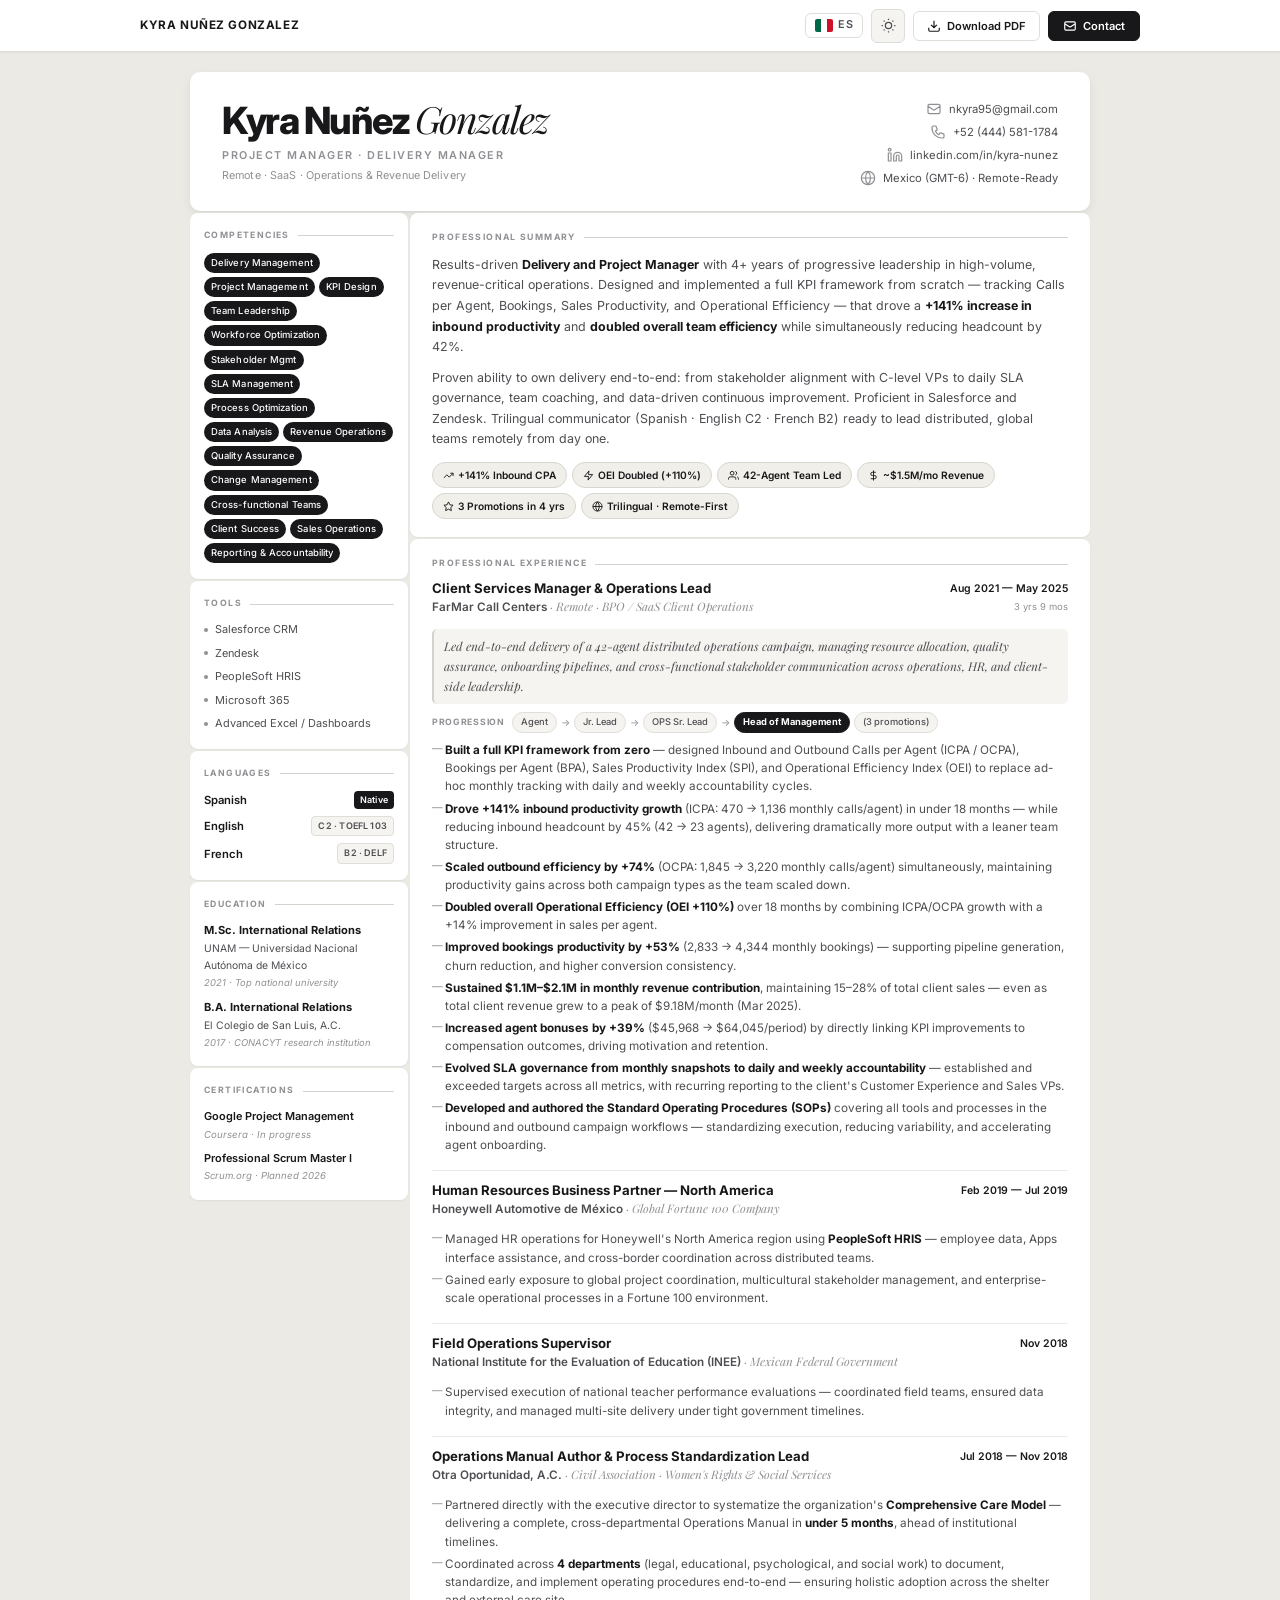
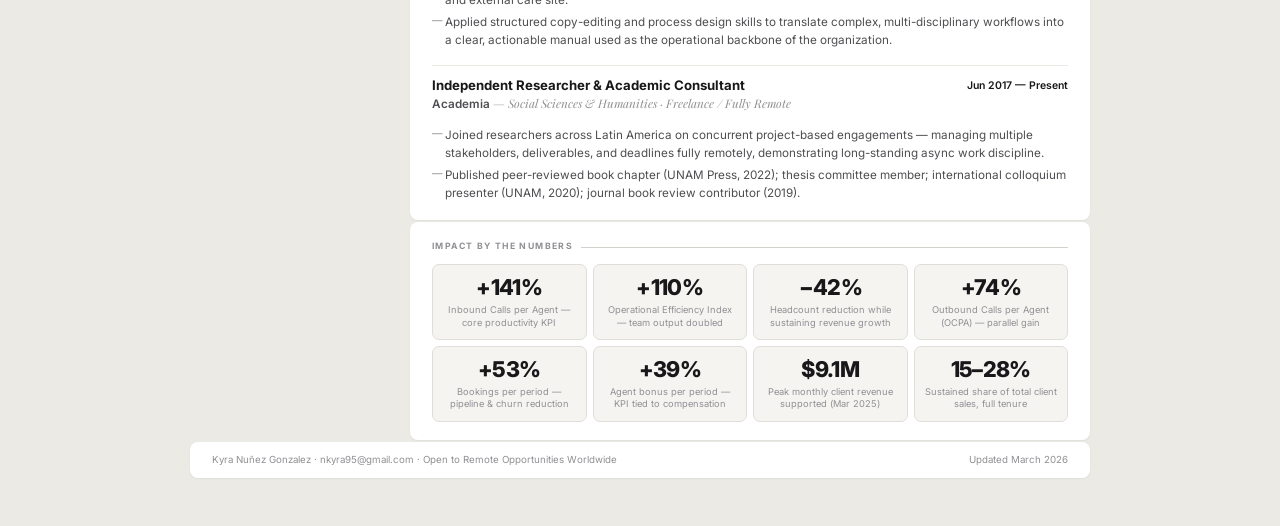
<file: index.html>
<!DOCTYPE html>
<html lang="en" data-theme="light">
<head>
  <meta charset="UTF-8" />
  <meta name="viewport" content="width=device-width, initial-scale=1.0" />
  <title>Kyra Nuñez Gonzalez — Project Manager | Delivery Manager</title>
  <link rel="preconnect" href="https://fonts.googleapis.com" />
  <link rel="preconnect" href="https://fonts.gstatic.com" crossorigin />
  <link href="https://fonts.googleapis.com/css2?family=Inter:wght@300;400;500;600;700;800&family=Playfair+Display:ital@1&display=swap" rel="stylesheet" />
  <link rel="stylesheet" href="style.css" />
</head>
<body>

  <!-- TOOLBAR -->
  <div class="toolbar no-print">
    <div class="toolbar-inner">
      <span class="toolbar-brand">Kyra Nuñez Gonzalez</span>
      <div class="toolbar-actions">
        <a class="lang-switch no-print" href="index-es.html" title="Ver en español">
          <svg width="18" height="13" viewBox="0 0 18 13" style="border-radius:2px;display:block"><rect width="6" height="13" fill="#006847"/><rect x="6" width="6" height="13" fill="#FFFFFF"/><rect x="12" width="6" height="13" fill="#CE1126"/></svg>
          <span>ES</span>
        </a>
        <button class="btn-icon" id="themeToggle" title="Toggle dark mode" aria-label="Toggle dark mode">
          <svg id="iconSun" width="15" height="15" fill="none" viewBox="0 0 24 24" stroke="currentColor" stroke-width="2"><circle cx="12" cy="12" r="5"/><path d="M12 1v2M12 21v2M4.22 4.22l1.42 1.42M18.36 18.36l1.42 1.42M1 12h2M21 12h2M4.22 19.78l1.42-1.42M18.36 5.64l1.42-1.42"/></svg>
          <svg id="iconMoon" width="15" height="15" fill="none" viewBox="0 0 24 24" stroke="currentColor" stroke-width="2" style="display:none"><path d="M21 12.79A9 9 0 1111.21 3 7 7 0 0021 12.79z"/></svg>
        </button>
        <button class="btn-outline no-print" onclick="window.print()">
          <svg width="14" height="14" fill="none" viewBox="0 0 24 24" stroke="currentColor" stroke-width="2"><path d="M21 15v4a2 2 0 01-2 2H5a2 2 0 01-2-2v-4M7 10l5 5 5-5M12 15V3"/></svg>
          Download PDF
        </button>
        <button class="btn-primary no-print" onclick="copyEmail()">
          <svg width="14" height="14" fill="none" viewBox="0 0 24 24" stroke="currentColor" stroke-width="2"><path d="M3 8l7.89 5.26a2 2 0 002.22 0L21 8M5 19h14a2 2 0 002-2V7a2 2 0 00-2-2H5a2 2 0 00-2 2v10a2 2 0 002 2z"/></svg>
          Contact
        </button>
      </div>
    </div>
  </div>

  <div class="cv-page-wrapper">
    <div class="cv-page">

      <!-- ══ HEADER ══ -->
      <header class="cv-header">
        <div class="header-left">
          <h1 class="name">Kyra Nuñez <span class="name-serif">Gonzalez</span></h1>
          <p class="title">Project Manager · Delivery Manager</p>
          <p class="subtitle">Remote · SaaS · Operations &amp; Revenue Delivery</p>
        </div>
        <div class="header-right">
          <div class="contact-grid">
            <a href="mailto:nkyra95@gmail.com" class="contact-item">
              <svg class="ci-icon" fill="none" viewBox="0 0 24 24" stroke="currentColor" stroke-width="1.8"><path stroke-linecap="round" stroke-linejoin="round" d="M3 8l7.89 5.26a2 2 0 002.22 0L21 8M5 19h14a2 2 0 002-2V7a2 2 0 00-2-2H5a2 2 0 00-2 2v10a2 2 0 002 2z"/></svg>
              nkyra95@gmail.com
            </a>
            <a href="tel:+524445811784" class="contact-item">
              <svg class="ci-icon" fill="none" viewBox="0 0 24 24" stroke="currentColor" stroke-width="1.8"><path stroke-linecap="round" stroke-linejoin="round" d="M3 5a2 2 0 012-2h3.28a1 1 0 01.948.684l1.498 4.493a1 1 0 01-.502 1.21l-2.257 1.13a11.042 11.042 0 005.516 5.516l1.13-2.257a1 1 0 011.21-.502l4.493 1.498a1 1 0 01.684.949V19a2 2 0 01-2 2h-1C9.716 21 3 14.284 3 6V5z"/></svg>
              +52 (444) 581-1784
            </a>
            <a href="https://www.linkedin.com/in/kyra-n%C3%BA%C3%B1ez-gonz%C3%A1lez-5ab822146/" target="_blank" class="contact-item">
              <svg class="ci-icon" fill="none" viewBox="0 0 24 24" stroke="currentColor" stroke-width="1.8"><path stroke-linecap="round" stroke-linejoin="round" d="M16 8a6 6 0 016 6v7h-4v-7a2 2 0 00-2-2 2 2 0 00-2 2v7h-4v-7a6 6 0 016-6zM2 9h4v12H2z"/><circle cx="4" cy="4" r="2" stroke="currentColor" stroke-width="1.8"/></svg>
              linkedin.com/in/kyra-nunez
            </a>
            <div class="contact-item">
              <svg class="ci-icon" fill="none" viewBox="0 0 24 24" stroke="currentColor" stroke-width="1.8"><circle cx="12" cy="12" r="10"/><path d="M2 12h20M12 2a15.3 15.3 0 010 20M12 2a15.3 15.3 0 000 20"/></svg>
              Mexico (GMT-6) · Remote-Ready
            </div>
          </div>
        </div>
      </header>

      <!-- ══ BODY ══ -->
      <div class="cv-body">

        <!-- ─── SIDEBAR ─── -->
        <aside class="cv-sidebar">

          <div class="sidebar-card">
            <h2 class="section-heading">Competencies</h2>
            <div class="tag-grid">
              <span class="tag">Delivery Management</span>
              <span class="tag">Project Management</span>
              <span class="tag">KPI Design</span>
              <span class="tag">Team Leadership</span>
              <span class="tag">Workforce Optimization</span>
              <span class="tag">Stakeholder Mgmt</span>
              <span class="tag">SLA Management</span>
              <span class="tag">Process Optimization</span>
              <span class="tag">Data Analysis</span>
              <span class="tag">Revenue Operations</span>
              <span class="tag">Quality Assurance</span>
              <span class="tag">Change Management</span>
              <span class="tag">Cross-functional Teams</span>
              <span class="tag">Client Success</span>
              <span class="tag">Sales Operations</span>
              <span class="tag">Reporting &amp; Accountability</span>
            </div>
          </div>

          <div class="sidebar-card">
            <h2 class="section-heading">Tools</h2>
            <ul class="tool-list">
              <li class="tool-row"><span class="tool-dot"></span>Salesforce CRM</li>
              <li class="tool-row"><span class="tool-dot"></span>Zendesk</li>
              <li class="tool-row"><span class="tool-dot"></span>PeopleSoft HRIS</li>
              <li class="tool-row"><span class="tool-dot"></span>Microsoft 365</li>
              <li class="tool-row"><span class="tool-dot"></span>Advanced Excel / Dashboards</li>
            </ul>
          </div>

          <div class="sidebar-card">
            <h2 class="section-heading">Languages</h2>
            <ul class="lang-list">
              <li class="lang-row">
                <span class="lang-name">Spanish</span>
                <span class="lang-badge badge-native">Native</span>
              </li>
              <li class="lang-row">
                <span class="lang-name">English</span>
                <span class="lang-badge badge-c2">C2 · TOEFL 103</span>
              </li>
              <li class="lang-row">
                <span class="lang-name">French</span>
                <span class="lang-badge badge-b2">B2 · DELF</span>
              </li>
            </ul>
          </div>

          <div class="sidebar-card">
            <h2 class="section-heading">Education</h2>
            <ul class="edu-list">
              <li>
                <p class="edu-degree">M.Sc. International Relations</p>
                <p class="edu-school">UNAM — Universidad Nacional Autónoma de México</p>
                <p class="edu-year">2021 · Top national university</p>
              </li>
              <li>
                <p class="edu-degree">B.A. International Relations</p>
                <p class="edu-school">El Colegio de San Luis, A.C.</p>
                <p class="edu-year">2017 · CONACYT research institution</p>
              </li>
            </ul>
          </div>

          <div class="sidebar-card">
            <h2 class="section-heading">Certifications</h2>
            <ul class="cert-list">
              <li>
                <p class="cert-name">Google Project Management</p>
                <p class="cert-sub">Coursera · In progress</p>
              </li>
              <li>
                <p class="cert-name">Professional Scrum Master I</p>
                <p class="cert-sub">Scrum.org · Planned 2026</p>
              </li>
            </ul>
          </div>

        </aside>

        <!-- ─── MAIN ─── -->
        <main class="cv-main">

          <!-- SUMMARY -->
          <div class="main-card">
            <h2 class="section-heading">Professional Summary</h2>
            <p class="summary-text">
              Results-driven <strong>Delivery and Project Manager</strong> with 4+ years of progressive leadership in high-volume, revenue-critical operations. Designed and implemented a full KPI framework from scratch — tracking Calls per Agent, Bookings, Sales Productivity, and Operational Efficiency — that drove a <strong>+141% increase in inbound productivity</strong> and <strong>doubled overall team efficiency</strong> while simultaneously reducing headcount by 42%.
            </p>
            <p class="summary-text">
              Proven ability to own delivery end-to-end: from stakeholder alignment with C-level VPs to daily SLA governance, team coaching, and data-driven continuous improvement. Proficient in Salesforce and Zendesk. Trilingual communicator (Spanish · English C2 · French B2) ready to lead distributed, global teams remotely from day one.
            </p>
            <div class="chips">
              <span class="chip"><svg class="chip-icon" fill="none" viewBox="0 0 24 24" stroke="currentColor" stroke-width="2"><polyline points="22 7 13.5 15.5 8.5 10.5 2 17"/><polyline points="16 7 22 7 22 13"/></svg>+141% Inbound CPA</span>
              <span class="chip"><svg class="chip-icon" fill="none" viewBox="0 0 24 24" stroke="currentColor" stroke-width="2"><polygon points="13 2 3 14 12 14 11 22 21 10 12 10 13 2"/></svg>OEI Doubled (+110%)</span>
              <span class="chip"><svg class="chip-icon" fill="none" viewBox="0 0 24 24" stroke="currentColor" stroke-width="2"><path d="M17 21v-2a4 4 0 0 0-4-4H5a4 4 0 0 0-4 4v2"/><circle cx="9" cy="7" r="4"/><path d="M23 21v-2a4 4 0 0 0-3-3.87"/><path d="M16 3.13a4 4 0 0 1 0 7.75"/></svg>42-Agent Team Led</span>
              <span class="chip"><svg class="chip-icon" fill="none" viewBox="0 0 24 24" stroke="currentColor" stroke-width="2"><line x1="12" y1="1" x2="12" y2="23"/><path d="M17 5H9.5a3.5 3.5 0 0 0 0 7h5a3.5 3.5 0 0 1 0 7H6"/></svg>~$1.5M/mo Revenue</span>
              <span class="chip"><svg class="chip-icon" fill="none" viewBox="0 0 24 24" stroke="currentColor" stroke-width="2"><path d="M12 2l3.09 6.26L22 9.27l-5 4.87 1.18 6.88L12 17.77l-6.18 3.25L7 14.14 2 9.27l6.91-1.01L12 2z"/></svg>3 Promotions in 4 yrs</span>
              <span class="chip"><svg class="chip-icon" fill="none" viewBox="0 0 24 24" stroke="currentColor" stroke-width="2"><circle cx="12" cy="12" r="10"/><line x1="2" y1="12" x2="22" y2="12"/><path d="M12 2a15.3 15.3 0 0 1 4 10 15.3 15.3 0 0 1-4 10 15.3 15.3 0 0 1-4-10 15.3 15.3 0 0 1 4-10z"/></svg>Trilingual · Remote-First</span>
            </div>
          </div>

          <!-- EXPERIENCE -->
          <div class="main-card">
            <h2 class="section-heading">Professional Experience</h2>

            <!-- FarMar -->
            <div class="job">
              <div class="job-header">
                <div>
                  <h3 class="job-title">Client Services Manager &amp; Operations Lead</h3>
                  <p class="job-company"><strong>FarMar Call Centers</strong> · Remote · BPO / SaaS Client Operations</p>
                </div>
                <div class="job-meta">
                  <span class="job-dates">Aug 2021 — May 2025</span>
                  <span class="job-tenure">3 yrs 9 mos</span>
                </div>
              </div>
              <p class="job-overview">Led end-to-end delivery of a 42-agent distributed operations campaign, managing resource allocation, quality assurance, onboarding pipelines, and cross-functional stakeholder communication across operations, HR, and client-side leadership.</p>
              <div class="job-progression">
                <span class="prog-label">Progression</span>
                <span class="prog-step">Agent</span><span class="prog-arrow">→</span>
                <span class="prog-step">Jr. Lead</span><span class="prog-arrow">→</span>
                <span class="prog-step">OPS Sr. Lead</span><span class="prog-arrow">→</span>
                <span class="prog-step final">Head of Management</span>
                <span class="prog-step">(3 promotions)</span>
              </div>
              <ul class="job-bullets">
                <li><strong>Built a full KPI framework from zero</strong> — designed Inbound and Outbound Calls per Agent (ICPA / OCPA), Bookings per Agent (BPA), Sales Productivity Index (SPI), and Operational Efficiency Index (OEI) to replace ad-hoc monthly tracking with daily and weekly accountability cycles.</li>
                <li><strong>Drove +141% inbound productivity growth</strong> (ICPA: 470 → 1,136 monthly calls/agent) in under 18 months — while reducing inbound headcount by 45% (42 → 23 agents), delivering dramatically more output with a leaner team structure.</li>
                <li><strong>Scaled outbound efficiency by +74%</strong> (OCPA: 1,845 → 3,220 monthly calls/agent) simultaneously, maintaining productivity gains across both campaign types as the team scaled down.</li>
                <li><strong>Doubled overall Operational Efficiency (OEI +110%)</strong> over 18 months by combining ICPA/OCPA growth with a +14% improvement in sales per agent.</li>
                <li><strong>Improved bookings productivity by +53%</strong> (2,833 → 4,344 monthly bookings) — supporting pipeline generation, churn reduction, and higher conversion consistency.</li>
                <li><strong>Sustained $1.1M–$2.1M in monthly revenue contribution</strong>, maintaining 15–28% of total client sales — even as total client revenue grew to a peak of $9.18M/month (Mar 2025).</li>
                <li><strong>Increased agent bonuses by +39%</strong> ($45,968 → $64,045/period) by directly linking KPI improvements to compensation outcomes, driving motivation and retention.</li>
                <li><strong>Evolved SLA governance from monthly snapshots to daily and weekly accountability</strong> — established and exceeded targets across all metrics, with recurring reporting to the client's Customer Experience and Sales VPs.</li>
                <li><strong>Developed and authored the Standard Operating Procedures (SOPs)</strong> covering all tools and processes in the inbound and outbound campaign workflows — standardizing execution, reducing variability, and accelerating agent onboarding.</li>
              </ul>
            </div>

            <div class="job-divider"></div>

            <!-- Honeywell -->
            <div class="job">
              <div class="job-header">
                <div>
                  <h3 class="job-title">Human Resources Business Partner — North America</h3>
                  <p class="job-company"><strong>Honeywell Automotive de México</strong> · Global Fortune 100 Company</p>
                </div>
                <div class="job-meta">
                  <span class="job-dates">Feb 2019 — Jul 2019</span>
                </div>
              </div>
              <ul class="job-bullets">
                <li>Managed HR operations for Honeywell's North America region using <strong>PeopleSoft HRIS</strong> — employee data, Apps interface assistance, and cross-border coordination across distributed teams.</li>
                <li>Gained early exposure to global project coordination, multicultural stakeholder management, and enterprise-scale operational processes in a Fortune 100 environment.</li>
              </ul>
            </div>

            <div class="job-divider"></div>

            <!-- INEE -->
            <div class="job">
              <div class="job-header">
                <div>
                  <h3 class="job-title">Field Operations Supervisor</h3>
                  <p class="job-company"><strong>National Institute for the Evaluation of Education (INEE)</strong> · Mexican Federal Government</p>
                </div>
                <div class="job-meta">
                  <span class="job-dates">Nov 2018</span>
                </div>
              </div>
              <ul class="job-bullets">
                <li>Supervised execution of national teacher performance evaluations — coordinated field teams, ensured data integrity, and managed multi-site delivery under tight government timelines.</li>
              </ul>
            </div>

            <div class="job-divider"></div>

            <!-- Otra Oportunidad -->
            <div class="job">
              <div class="job-header">
                <div>
                  <h3 class="job-title">Operations Manual Author &amp; Process Standardization Lead</h3>
                  <p class="job-company"><strong>Otra Oportunidad, A.C.</strong> · Civil Association · Women's Rights &amp; Social Services</p>
                </div>
                <div class="job-meta">
                  <span class="job-dates">Jul 2018 — Nov 2018</span>
                </div>
              </div>
              <ul class="job-bullets">
                <li>Partnered directly with the executive director to systematize the organization's <strong>Comprehensive Care Model</strong> — delivering a complete, cross-departmental Operations Manual in <strong>under 5 months</strong>, ahead of institutional timelines.</li>
                <li>Coordinated across <strong>4 departments</strong> (legal, educational, psychological, and social work) to document, standardize, and implement operating procedures end-to-end — ensuring holistic adoption across the shelter and external care site.</li>
                <li>Applied structured copy-editing and process design skills to translate complex, multi-disciplinary workflows into a clear, actionable manual used as the operational backbone of the organization.</li>
              </ul>
            </div>

            <div class="job-divider"></div>

            <!-- Academia -->
            <div class="job">
              <div class="job-header">
                <div>
                  <h3 class="job-title">Independent Researcher &amp; Academic Consultant</h3>
                  <p class="job-company"><strong>Academia</strong> — Social Sciences &amp; Humanities · Freelance / Fully Remote</p>
                </div>
                <div class="job-meta">
                  <span class="job-dates">Jun 2017 — Present</span>
                </div>
              </div>
              <ul class="job-bullets">
                <li>Joined researchers across Latin America on concurrent project-based engagements — managing multiple stakeholders, deliverables, and deadlines fully remotely, demonstrating long-standing async work discipline.</li>
                <li>Published peer-reviewed book chapter (UNAM Press, 2022); thesis committee member; international colloquium presenter (UNAM, 2020); journal book review contributor (2019).</li>
              </ul>
            </div>

          </div>

          <!-- ACHIEVEMENTS -->
          <div class="main-card">
            <h2 class="section-heading">Impact by the Numbers</h2>
            <div class="achievements-grid">
              <div class="achievement-card">
                <div class="achievement-metric">+141%</div>
                <div class="achievement-label">Inbound Calls per Agent — core productivity KPI</div>
              </div>
              <div class="achievement-card">
                <div class="achievement-metric">+110%</div>
                <div class="achievement-label">Operational Efficiency Index — team output doubled</div>
              </div>
              <div class="achievement-card">
                <div class="achievement-metric">−42%</div>
                <div class="achievement-label">Headcount reduction while sustaining revenue growth</div>
              </div>
              <div class="achievement-card">
                <div class="achievement-metric">+74%</div>
                <div class="achievement-label">Outbound Calls per Agent (OCPA) — parallel gain</div>
              </div>
              <div class="achievement-card">
                <div class="achievement-metric">+53%</div>
                <div class="achievement-label">Bookings per period — pipeline &amp; churn reduction</div>
              </div>
              <div class="achievement-card">
                <div class="achievement-metric">+39%</div>
                <div class="achievement-label">Agent bonus per period — KPI tied to compensation</div>
              </div>
              <div class="achievement-card">
                <div class="achievement-metric">$9.1M</div>
                <div class="achievement-label">Peak monthly client revenue supported (Mar 2025)</div>
              </div>
              <div class="achievement-card">
                <div class="achievement-metric">15–28%</div>
                <div class="achievement-label">Sustained share of total client sales, full tenure</div>
              </div>
            </div>
          </div>

        </main>
      </div>

      <!-- FOOTER -->
      <footer class="cv-footer no-print">
        <span>Kyra Nuñez Gonzalez · nkyra95@gmail.com · Open to Remote Opportunities Worldwide</span>
        <span>Updated March 2026</span>
      </footer>

    </div>
  </div>

  <script src="app.js"></script>
</body>
</html>
</file>
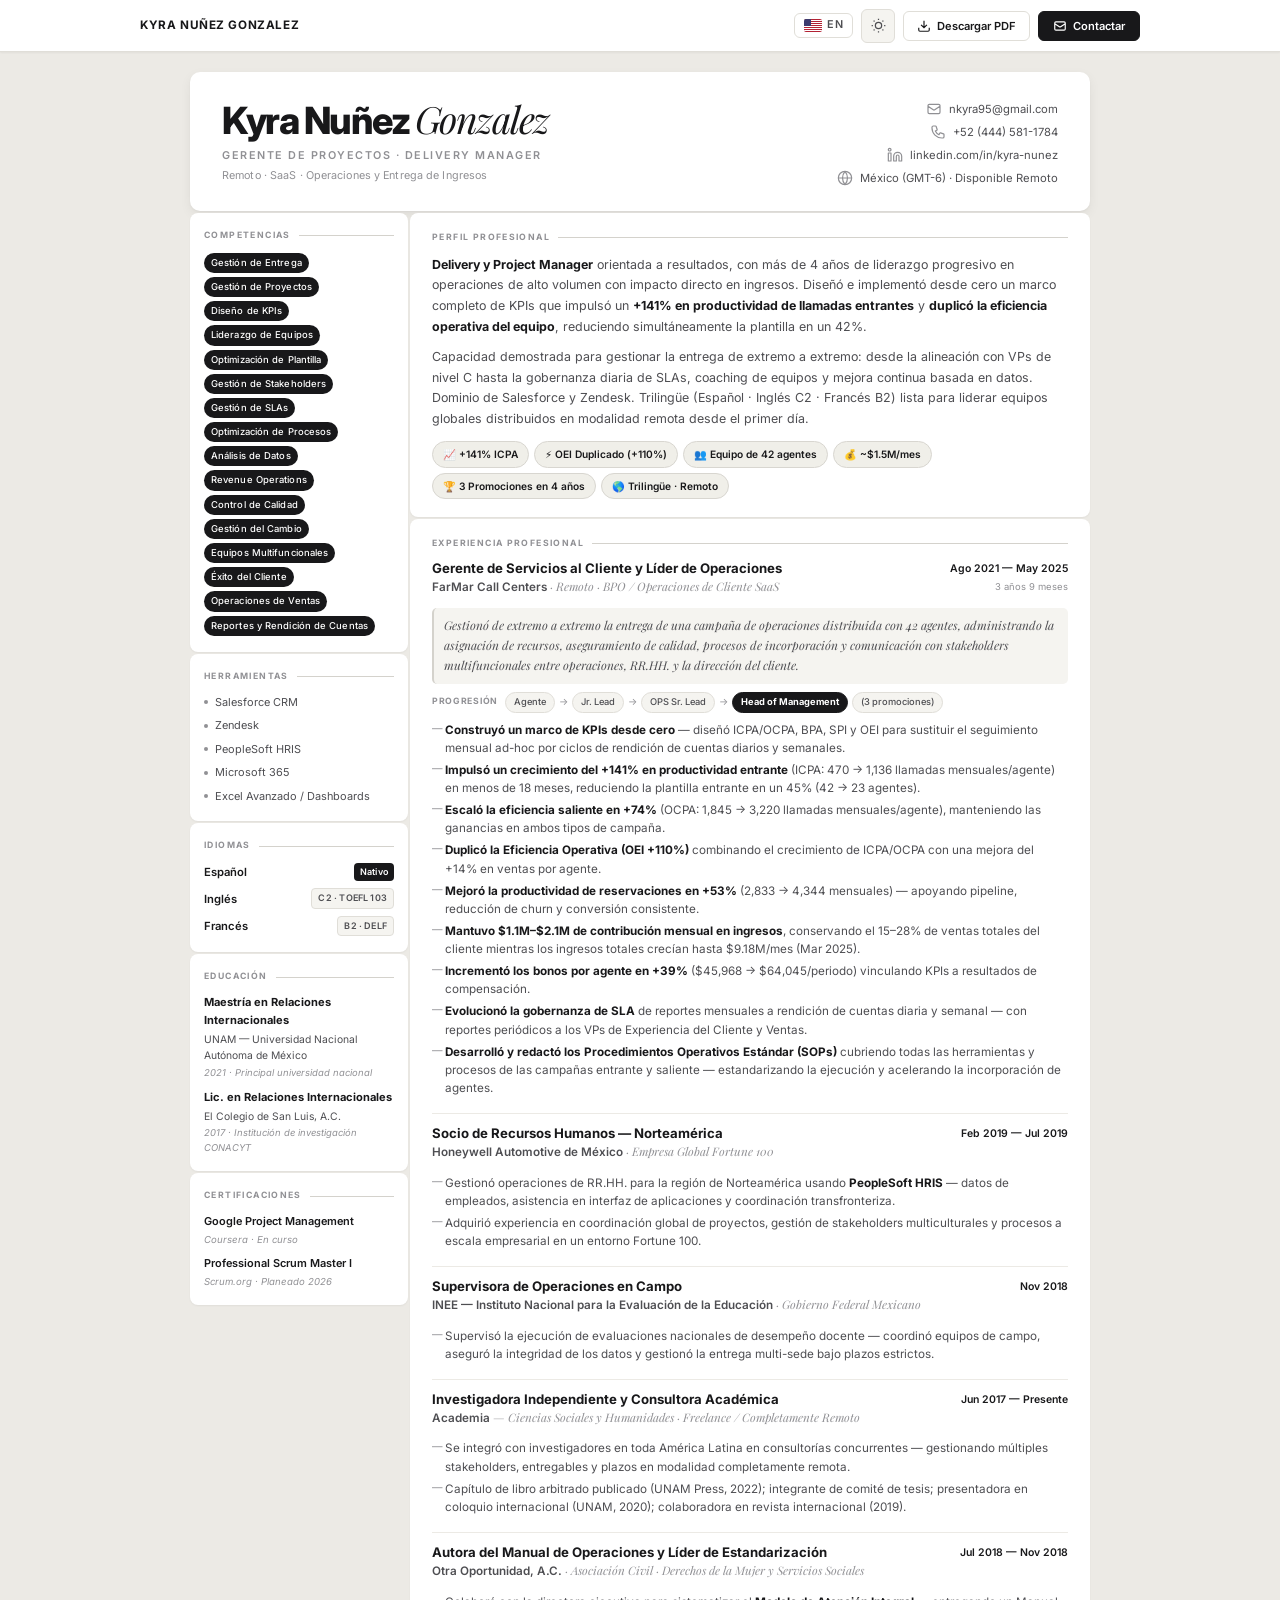
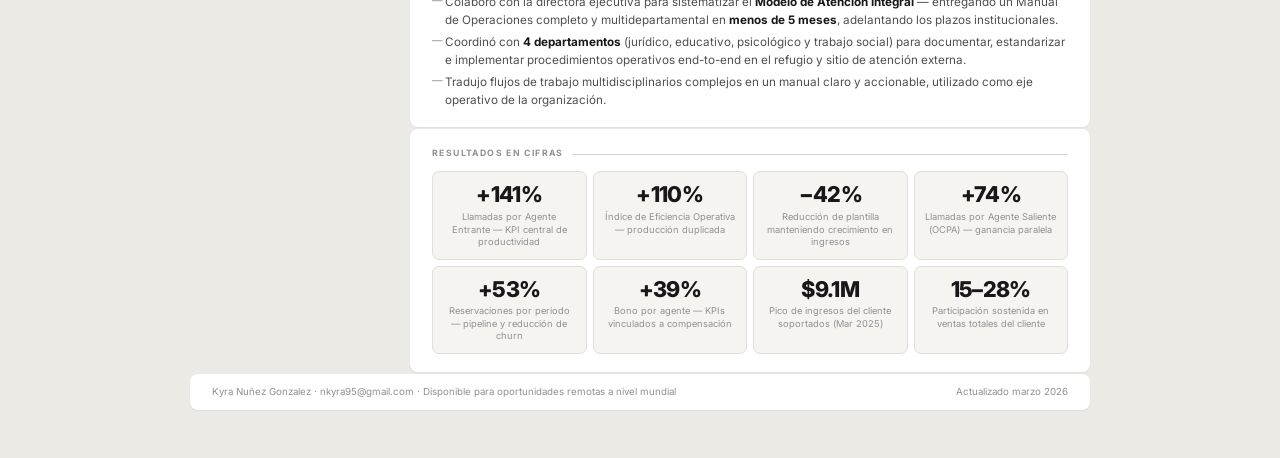
<file: index-es.html>
<!DOCTYPE html>
<html lang="es" data-theme="light">
<head>
  <meta charset="UTF-8" />
  <meta name="viewport" content="width=device-width, initial-scale=1.0" />
  <title>Kyra Nuñez Gonzalez — Gerente de Proyectos | Delivery Manager</title>
  <link rel="preconnect" href="https://fonts.googleapis.com" />
  <link rel="preconnect" href="https://fonts.gstatic.com" crossorigin />
  <link href="https://fonts.googleapis.com/css2?family=Inter:wght@300;400;500;600;700;800&family=Playfair+Display:ital@1&display=swap" rel="stylesheet" />
  <link rel="stylesheet" href="style.css" />
</head>
<body>

  <div class="toolbar no-print">
    <div class="toolbar-inner">
      <span class="toolbar-brand">Kyra Nuñez Gonzalez</span>
      <div class="toolbar-actions">
        <a class="lang-switch no-print" href="index.html" title="View in English">
          <svg width="18" height="13" viewBox="0 0 18 13" style="border-radius:2px;display:block"><rect width="18" height="13" fill="#B22234"/><rect y="1" width="18" height="1" fill="#fff"/><rect y="3" width="18" height="1" fill="#fff"/><rect y="5" width="18" height="1" fill="#fff"/><rect y="7" width="18" height="1" fill="#fff"/><rect y="9" width="18" height="1" fill="#fff"/><rect y="11" width="18" height="1" fill="#fff"/><rect width="7" height="7" fill="#3C3B6E"/></svg>
          <span>EN</span>
        </a>
        <button class="btn-icon" id="themeToggle" title="Cambiar tema" aria-label="Cambiar tema">
          <svg id="iconSun" width="15" height="15" fill="none" viewBox="0 0 24 24" stroke="currentColor" stroke-width="2"><circle cx="12" cy="12" r="5"/><path d="M12 1v2M12 21v2M4.22 4.22l1.42 1.42M18.36 18.36l1.42 1.42M1 12h2M21 12h2M4.22 19.78l1.42-1.42M18.36 5.64l1.42-1.42"/></svg>
          <svg id="iconMoon" width="15" height="15" fill="none" viewBox="0 0 24 24" stroke="currentColor" stroke-width="2" style="display:none"><path d="M21 12.79A9 9 0 1111.21 3 7 7 0 0021 12.79z"/></svg>
        </button>
        <button class="btn-outline no-print" onclick="window.print()">
          <svg width="14" height="14" fill="none" viewBox="0 0 24 24" stroke="currentColor" stroke-width="2"><path d="M21 15v4a2 2 0 01-2 2H5a2 2 0 01-2-2v-4M7 10l5 5 5-5M12 15V3"/></svg>
          Descargar PDF
        </button>
        <button class="btn-primary no-print" onclick="copyEmail()">
          <svg width="14" height="14" fill="none" viewBox="0 0 24 24" stroke="currentColor" stroke-width="2"><path d="M3 8l7.89 5.26a2 2 0 002.22 0L21 8M5 19h14a2 2 0 002-2V7a2 2 0 00-2-2H5a2 2 0 00-2 2v10a2 2 0 002 2z"/></svg>
          Contactar
        </button>
      </div>
    </div>
  </div>

  <div class="cv-page-wrapper">
    <div class="cv-page">

      <header class="cv-header">
        <div class="header-left">
          <h1 class="name">Kyra Nuñez <span class="name-serif">Gonzalez</span></h1>
          <p class="title">Gerente de Proyectos · Delivery Manager</p>
          <p class="subtitle">Remoto · SaaS · Operaciones y Entrega de Ingresos</p>
        </div>
        <div class="header-right">
          <div class="contact-grid">
            <a href="mailto:nkyra95@gmail.com" class="contact-item">
              <svg class="ci-icon" fill="none" viewBox="0 0 24 24" stroke="currentColor" stroke-width="1.8"><path stroke-linecap="round" stroke-linejoin="round" d="M3 8l7.89 5.26a2 2 0 002.22 0L21 8M5 19h14a2 2 0 002-2V7a2 2 0 00-2-2H5a2 2 0 00-2 2v10a2 2 0 002 2z"/></svg>
              nkyra95@gmail.com
            </a>
            <a href="tel:+524445811784" class="contact-item">
              <svg class="ci-icon" fill="none" viewBox="0 0 24 24" stroke="currentColor" stroke-width="1.8"><path stroke-linecap="round" stroke-linejoin="round" d="M3 5a2 2 0 012-2h3.28a1 1 0 01.948.684l1.498 4.493a1 1 0 01-.502 1.21l-2.257 1.13a11.042 11.042 0 005.516 5.516l1.13-2.257a1 1 0 011.21-.502l4.493 1.498a1 1 0 01.684.949V19a2 2 0 01-2 2h-1C9.716 21 3 14.284 3 6V5z"/></svg>
              +52 (444) 581-1784
            </a>
            <a href="https://www.linkedin.com/in/kyra-n%C3%BA%C3%B1ez-gonz%C3%A1lez-5ab822146/" target="_blank" class="contact-item">
              <svg class="ci-icon" fill="none" viewBox="0 0 24 24" stroke="currentColor" stroke-width="1.8"><path stroke-linecap="round" stroke-linejoin="round" d="M16 8a6 6 0 016 6v7h-4v-7a2 2 0 00-2-2 2 2 0 00-2 2v7h-4v-7a6 6 0 016-6zM2 9h4v12H2z"/><circle cx="4" cy="4" r="2" stroke="currentColor" stroke-width="1.8"/></svg>
              linkedin.com/in/kyra-nunez
            </a>
            <div class="contact-item">
              <svg class="ci-icon" fill="none" viewBox="0 0 24 24" stroke="currentColor" stroke-width="1.8"><circle cx="12" cy="12" r="10"/><path d="M2 12h20M12 2a15.3 15.3 0 010 20M12 2a15.3 15.3 0 000 20"/></svg>
              México (GMT-6) · Disponible Remoto
            </div>
          </div>
        </div>
      </header>

      <div class="cv-body">

        <aside class="cv-sidebar">
          <div class="sidebar-card">
            <h2 class="section-heading">Competencias</h2>
            <div class="tag-grid">
              <span class="tag">Gestión de Entrega</span>
              <span class="tag">Gestión de Proyectos</span>
              <span class="tag">Diseño de KPIs</span>
              <span class="tag">Liderazgo de Equipos</span>
              <span class="tag">Optimización de Plantilla</span>
              <span class="tag">Gestión de Stakeholders</span>
              <span class="tag">Gestión de SLAs</span>
              <span class="tag">Optimización de Procesos</span>
              <span class="tag">Análisis de Datos</span>
              <span class="tag">Revenue Operations</span>
              <span class="tag">Control de Calidad</span>
              <span class="tag">Gestión del Cambio</span>
              <span class="tag">Equipos Multifuncionales</span>
              <span class="tag">Éxito del Cliente</span>
              <span class="tag">Operaciones de Ventas</span>
              <span class="tag">Reportes y Rendición de Cuentas</span>
            </div>
          </div>
          <div class="sidebar-card">
            <h2 class="section-heading">Herramientas</h2>
            <ul class="tool-list">
              <li class="tool-row"><span class="tool-dot"></span>Salesforce CRM</li>
              <li class="tool-row"><span class="tool-dot"></span>Zendesk</li>
              <li class="tool-row"><span class="tool-dot"></span>PeopleSoft HRIS</li>
              <li class="tool-row"><span class="tool-dot"></span>Microsoft 365</li>
              <li class="tool-row"><span class="tool-dot"></span>Excel Avanzado / Dashboards</li>
            </ul>
          </div>
          <div class="sidebar-card">
            <h2 class="section-heading">Idiomas</h2>
            <ul class="lang-list">
              <li class="lang-row"><span class="lang-name">Español</span><span class="lang-badge badge-native">Nativo</span></li>
              <li class="lang-row"><span class="lang-name">Inglés</span><span class="lang-badge badge-c2">C2 · TOEFL 103</span></li>
              <li class="lang-row"><span class="lang-name">Francés</span><span class="lang-badge badge-b2">B2 · DELF</span></li>
            </ul>
          </div>
          <div class="sidebar-card">
            <h2 class="section-heading">Educación</h2>
            <ul class="edu-list">
              <li>
                <p class="edu-degree">Maestría en Relaciones Internacionales</p>
                <p class="edu-school">UNAM — Universidad Nacional Autónoma de México</p>
                <p class="edu-year">2021 · Principal universidad nacional</p>
              </li>
              <li>
                <p class="edu-degree">Lic. en Relaciones Internacionales</p>
                <p class="edu-school">El Colegio de San Luis, A.C.</p>
                <p class="edu-year">2017 · Institución de investigación CONACYT</p>
              </li>
            </ul>
          </div>
          <div class="sidebar-card">
            <h2 class="section-heading">Certificaciones</h2>
            <ul class="cert-list">
              <li><p class="cert-name">Google Project Management</p><p class="cert-sub">Coursera · En curso</p></li>
              <li><p class="cert-name">Professional Scrum Master I</p><p class="cert-sub">Scrum.org · Planeado 2026</p></li>
            </ul>
          </div>
        </aside>

        <main class="cv-main">
          <div class="main-card">
            <h2 class="section-heading">Perfil Profesional</h2>
            <p class="summary-text"><strong>Delivery y Project Manager</strong> orientada a resultados, con más de 4 años de liderazgo progresivo en operaciones de alto volumen con impacto directo en ingresos. Diseñó e implementó desde cero un marco completo de KPIs que impulsó un <strong>+141% en productividad de llamadas entrantes</strong> y <strong>duplicó la eficiencia operativa del equipo</strong>, reduciendo simultáneamente la plantilla en un 42%.</p>
            <p class="summary-text">Capacidad demostrada para gestionar la entrega de extremo a extremo: desde la alineación con VPs de nivel C hasta la gobernanza diaria de SLAs, coaching de equipos y mejora continua basada en datos. Dominio de Salesforce y Zendesk. Trilingüe (Español · Inglés C2 · Francés B2) lista para liderar equipos globales distribuidos en modalidad remota desde el primer día.</p>
            <div class="chips">
              <span class="chip">📈 +141% ICPA</span>
              <span class="chip">⚡ OEI Duplicado (+110%)</span>
              <span class="chip">👥 Equipo de 42 agentes</span>
              <span class="chip">💰 ~$1.5M/mes</span>
              <span class="chip">🏆 3 Promociones en 4 años</span>
              <span class="chip">🌎 Trilingüe · Remoto</span>
            </div>
          </div>

          <div class="main-card">
            <h2 class="section-heading">Experiencia Profesional</h2>

            <div class="job">
              <div class="job-header">
                <div>
                  <h3 class="job-title">Gerente de Servicios al Cliente y Líder de Operaciones</h3>
                  <p class="job-company"><strong>FarMar Call Centers</strong> · Remoto · BPO / Operaciones de Cliente SaaS</p>
                </div>
                <div class="job-meta">
                  <span class="job-dates">Ago 2021 — May 2025</span>
                  <span class="job-tenure">3 años 9 meses</span>
                </div>
              </div>
              <p class="job-overview">Gestionó de extremo a extremo la entrega de una campaña de operaciones distribuida con 42 agentes, administrando la asignación de recursos, aseguramiento de calidad, procesos de incorporación y comunicación con stakeholders multifuncionales entre operaciones, RR.HH. y la dirección del cliente.</p>
              <div class="job-progression">
                <span class="prog-label">Progresión</span>
                <span class="prog-step">Agente</span><span class="prog-arrow">→</span>
                <span class="prog-step">Jr. Lead</span><span class="prog-arrow">→</span>
                <span class="prog-step">OPS Sr. Lead</span><span class="prog-arrow">→</span>
                <span class="prog-step final">Head of Management</span>
                <span class="prog-step">(3 promociones)</span>
              </div>
              <ul class="job-bullets">
                <li><strong>Construyó un marco de KPIs desde cero</strong> — diseñó ICPA/OCPA, BPA, SPI y OEI para sustituir el seguimiento mensual ad-hoc por ciclos de rendición de cuentas diarios y semanales.</li>
                <li><strong>Impulsó un crecimiento del +141% en productividad entrante</strong> (ICPA: 470 → 1,136 llamadas mensuales/agente) en menos de 18 meses, reduciendo la plantilla entrante en un 45% (42 → 23 agentes).</li>
                <li><strong>Escaló la eficiencia saliente en +74%</strong> (OCPA: 1,845 → 3,220 llamadas mensuales/agente), manteniendo las ganancias en ambos tipos de campaña.</li>
                <li><strong>Duplicó la Eficiencia Operativa (OEI +110%)</strong> combinando el crecimiento de ICPA/OCPA con una mejora del +14% en ventas por agente.</li>
                <li><strong>Mejoró la productividad de reservaciones en +53%</strong> (2,833 → 4,344 mensuales) — apoyando pipeline, reducción de churn y conversión consistente.</li>
                <li><strong>Mantuvo $1.1M–$2.1M de contribución mensual en ingresos</strong>, conservando el 15–28% de ventas totales del cliente mientras los ingresos totales crecían hasta $9.18M/mes (Mar 2025).</li>
                <li><strong>Incrementó los bonos por agente en +39%</strong> ($45,968 → $64,045/periodo) vinculando KPIs a resultados de compensación.</li>
                <li><strong>Evolucionó la gobernanza de SLA</strong> de reportes mensuales a rendición de cuentas diaria y semanal — con reportes periódicos a los VPs de Experiencia del Cliente y Ventas.</li>
                <li><strong>Desarrolló y redactó los Procedimientos Operativos Estándar (SOPs)</strong> cubriendo todas las herramientas y procesos de las campañas entrante y saliente — estandarizando la ejecución y acelerando la incorporación de agentes.</li>
              </ul>
            </div>

            <div class="job-divider"></div>

            <div class="job">
              <div class="job-header">
                <div>
                  <h3 class="job-title">Socio de Recursos Humanos — Norteamérica</h3>
                  <p class="job-company"><strong>Honeywell Automotive de México</strong> · Empresa Global Fortune 100</p>
                </div>
                <div class="job-meta"><span class="job-dates">Feb 2019 — Jul 2019</span></div>
              </div>
              <ul class="job-bullets">
                <li>Gestionó operaciones de RR.HH. para la región de Norteamérica usando <strong>PeopleSoft HRIS</strong> — datos de empleados, asistencia en interfaz de aplicaciones y coordinación transfronteriza.</li>
                <li>Adquirió experiencia en coordinación global de proyectos, gestión de stakeholders multiculturales y procesos a escala empresarial en un entorno Fortune 100.</li>
              </ul>
            </div>

            <div class="job-divider"></div>

            <div class="job">
              <div class="job-header">
                <div>
                  <h3 class="job-title">Supervisora de Operaciones en Campo</h3>
                  <p class="job-company"><strong>INEE — Instituto Nacional para la Evaluación de la Educación</strong> · Gobierno Federal Mexicano</p>
                </div>
                <div class="job-meta"><span class="job-dates">Nov 2018</span></div>
              </div>
              <ul class="job-bullets">
                <li>Supervisó la ejecución de evaluaciones nacionales de desempeño docente — coordinó equipos de campo, aseguró la integridad de los datos y gestionó la entrega multi-sede bajo plazos estrictos.</li>
              </ul>
            </div>

            <div class="job-divider"></div>

            <div class="job">
              <div class="job-header">
                <div>
                  <h3 class="job-title">Investigadora Independiente y Consultora Académica</h3>
                  <p class="job-company"><strong>Academia</strong> — Ciencias Sociales y Humanidades · Freelance / Completamente Remoto</p>
                </div>
                <div class="job-meta"><span class="job-dates">Jun 2017 — Presente</span></div>
              </div>
              <ul class="job-bullets">
                <li>Se integró con investigadores en toda América Latina en consultorías concurrentes — gestionando múltiples stakeholders, entregables y plazos en modalidad completamente remota.</li>
                <li>Capítulo de libro arbitrado publicado (UNAM Press, 2022); integrante de comité de tesis; presentadora en coloquio internacional (UNAM, 2020); colaboradora en revista internacional (2019).</li>
              </ul>
            </div>

            <div class="job-divider"></div>

            <div class="job">
              <div class="job-header">
                <div>
                  <h3 class="job-title">Autora del Manual de Operaciones y Líder de Estandarización</h3>
                  <p class="job-company"><strong>Otra Oportunidad, A.C.</strong> · Asociación Civil · Derechos de la Mujer y Servicios Sociales</p>
                </div>
                <div class="job-meta"><span class="job-dates">Jul 2018 — Nov 2018</span></div>
              </div>
              <ul class="job-bullets">
                <li>Colaboró con la directora ejecutiva para sistematizar el <strong>Modelo de Atención Integral</strong> — entregando un Manual de Operaciones completo y multidepartamental en <strong>menos de 5 meses</strong>, adelantando los plazos institucionales.</li>
                <li>Coordinó con <strong>4 departamentos</strong> (jurídico, educativo, psicológico y trabajo social) para documentar, estandarizar e implementar procedimientos operativos end-to-end en el refugio y sitio de atención externa.</li>
                <li>Tradujo flujos de trabajo multidisciplinarios complejos en un manual claro y accionable, utilizado como eje operativo de la organización.</li>
              </ul>
            </div>
          </div>

          <div class="main-card">
            <h2 class="section-heading">Resultados en Cifras</h2>
            <div class="achievements-grid">
              <div class="achievement-card"><div class="achievement-metric">+141%</div><div class="achievement-label">Llamadas por Agente Entrante — KPI central de productividad</div></div>
              <div class="achievement-card"><div class="achievement-metric">+110%</div><div class="achievement-label">Índice de Eficiencia Operativa — producción duplicada</div></div>
              <div class="achievement-card"><div class="achievement-metric">−42%</div><div class="achievement-label">Reducción de plantilla manteniendo crecimiento en ingresos</div></div>
              <div class="achievement-card"><div class="achievement-metric">+74%</div><div class="achievement-label">Llamadas por Agente Saliente (OCPA) — ganancia paralela</div></div>
              <div class="achievement-card"><div class="achievement-metric">+53%</div><div class="achievement-label">Reservaciones por periodo — pipeline y reducción de churn</div></div>
              <div class="achievement-card"><div class="achievement-metric">+39%</div><div class="achievement-label">Bono por agente — KPIs vinculados a compensación</div></div>
              <div class="achievement-card"><div class="achievement-metric">$9.1M</div><div class="achievement-label">Pico de ingresos del cliente soportados (Mar 2025)</div></div>
              <div class="achievement-card"><div class="achievement-metric">15–28%</div><div class="achievement-label">Participación sostenida en ventas totales del cliente</div></div>
            </div>
          </div>
        </main>
      </div>

      <footer class="cv-footer no-print">
        <span>Kyra Nuñez Gonzalez · nkyra95@gmail.com · Disponible para oportunidades remotas a nivel mundial</span>
        <span>Actualizado marzo 2026</span>
      </footer>
    </div>
  </div>

  <script src="app.js"></script>
</body>
</html>
</file>
<file: style.css>
/* ═══════════════════════════════════════════════════════════
   KYRA NUÑEZ GONZALEZ — CV 2026
   Design: Editorial × Tech Industry
   B&W typographic contrast · Cards on warm gray · Dark mode
   ═══════════════════════════════════════════════════════════ */

/* ── GOOGLE FONTS ── */
@import url('https://fonts.googleapis.com/css2?family=Inter:wght@300;400;500;600;700;800&family=Playfair+Display:ital@1&display=swap');

/* ── LIGHT MODE TOKENS ── */
:root {
  --bg:           #ECEAE5;
  --surface:      #FFFFFF;
  --surface-2:    #F5F4F0;
  --text-1:       #18181A;
  --text-2:       #4E4E52;
  --text-3:       #909094;
  --border:       #E0DED8;
  --border-light: #ECEAE5;
  --tag-bg:       #18181A;
  --tag-text:     #FFFFFF;
  --chip-bg:      #F0EFE9;
  --chip-border:  #D8D6D0;
  --rule:         #D4D2CC;
  --progression-bg: #F7F6F2;
  --card-shadow:  0 1px 2px rgba(0,0,0,.04), 0 4px 12px rgba(0,0,0,.06);
  --card-shadow-sm: 0 1px 2px rgba(0,0,0,.05);
  --promo-line:   #18181A;
  --font-body:    'Inter', system-ui, -apple-system, sans-serif;
  --font-serif:   'Playfair Display', Georgia, 'Times New Roman', serif;
}

/* ── DARK MODE TOKENS ── */
[data-theme="dark"] {
  --bg:           #141412;
  --surface:      #1E1E1C;
  --surface-2:    #252523;
  --text-1:       #F0EFEB;
  --text-2:       #A8A8A3;
  --text-3:       #686864;
  --border:       #2C2C2A;
  --border-light: #242422;
  --tag-bg:       #F0EFEB;
  --tag-text:     #18181A;
  --chip-bg:      #252523;
  --chip-border:  #383836;
  --rule:         #303030;
  --progression-bg: #232321;
  --card-shadow:  0 1px 2px rgba(0,0,0,.3), 0 4px 12px rgba(0,0,0,.25);
  --card-shadow-sm: 0 1px 2px rgba(0,0,0,.3);
  --promo-line:   #F0EFEB;
}

/* ── RESET ── */
*, *::before, *::after { box-sizing: border-box; margin: 0; padding: 0; }
html { font-size: 15px; scroll-behavior: smooth; }
body {
  font-family: var(--font-body);
  background: var(--bg);
  color: var(--text-1);
  line-height: 1.6;
  -webkit-font-smoothing: antialiased;
  -moz-osx-font-smoothing: grayscale;
  transition: background .25s, color .25s;
}
a { color: inherit; text-decoration: none; }
ul { list-style: none; }

/* ══════════════════════════════════════
   TOOLBAR
══════════════════════════════════════ */
.toolbar {
  position: fixed; top: 0; left: 0; right: 0;
  height: 52px;
  background: var(--surface);
  border-bottom: 1px solid var(--border);
  display: flex; align-items: center;
  z-index: 100;
  box-shadow: var(--card-shadow-sm);
  transition: background .25s, border-color .25s;
}
.toolbar-inner {
  width: 100%; max-width: 1040px;
  margin: 0 auto; padding: 0 20px;
  display: flex; align-items: center; justify-content: space-between;
}
.toolbar-brand {
  font-size: .78rem; font-weight: 700;
  letter-spacing: .05em; text-transform: uppercase;
  color: var(--text-1);
}
.toolbar-actions { display: flex; gap: 8px; align-items: center; }

.lang-switch {
  display: flex; align-items: center; gap: 5px;
  padding: 5px 9px;
  border: 1.5px solid var(--border);
  border-radius: 6px;
  background: transparent;
  color: var(--text-2);
  font-family: var(--font-body);
  font-size: .72rem; font-weight: 600;
  letter-spacing: .03em;
  text-decoration: none;
  cursor: pointer; transition: all .15s;
  line-height: 1;
}
.lang-switch:hover {
  background: var(--surface-2);
  border-color: var(--text-3);
  color: var(--text-1);
}

.btn-icon {
  width: 34px; height: 34px;
  display: flex; align-items: center; justify-content: center;
  background: var(--surface-2);
  border: 1px solid var(--border);
  border-radius: 6px;
  color: var(--text-2);
  cursor: pointer;
  transition: all .15s;
}
.btn-icon:hover { background: var(--text-1); color: var(--surface); border-color: var(--text-1); }

.btn-outline {
  display: flex; align-items: center; gap: 6px;
  text-decoration: none;
  padding: 7px 13px;
  background: var(--surface);
  border: 1.5px solid var(--border);
  border-radius: 6px;
  color: var(--text-1);
  font-family: var(--font-body);
  font-size: .74rem; font-weight: 600;
  cursor: pointer; transition: all .15s;
}
.btn-outline:hover { background: var(--text-1); color: var(--surface); border-color: var(--text-1); }

.btn-primary {
  display: flex; align-items: center; gap: 6px;
  padding: 7px 14px;
  background: var(--text-1);
  border: 1.5px solid var(--text-1);
  border-radius: 6px;
  color: var(--surface);
  font-family: var(--font-body);
  font-size: .74rem; font-weight: 600;
  cursor: pointer; transition: all .15s;
}
.btn-primary:hover { opacity: .82; }

/* ══════════════════════════════════════
   PAGE WRAPPER
══════════════════════════════════════ */
.cv-page-wrapper {
  padding: 72px 16px 48px;
  display: flex; justify-content: center;
  min-height: 100vh;
}
.cv-page {
  width: 900px; max-width: 100%;
  display: flex; flex-direction: column;
  gap: 2px;
}

/* ══════════════════════════════════════
   HEADER CARD
══════════════════════════════════════ */
.cv-header {
  background: var(--surface);
  border-radius: 10px;
  box-shadow: var(--card-shadow);
  padding: 28px 32px 24px;
  display: flex; align-items: flex-start;
  justify-content: space-between; gap: 24px;
  transition: background .25s, box-shadow .25s;
}
.header-left {}
.name {
  font-size: 2.5rem; font-weight: 800;
  letter-spacing: -.04em; line-height: 1;
  color: var(--text-1);
}
.name-serif {
  font-family: var(--font-serif);
  font-weight: 400;
  font-style: italic;
}
.title {
  margin-top: 7px;
  font-size: .72rem; font-weight: 600;
  letter-spacing: .14em; text-transform: uppercase;
  color: var(--text-3);
}
.subtitle {
  margin-top: 3px;
  font-size: .72rem;
  color: var(--text-3);
  letter-spacing: .01em;
}
.header-right { flex-shrink: 0; }
.contact-grid {
  display: flex; flex-direction: column;
  gap: 5px; align-items: flex-end;
}
.contact-item {
  display: flex; align-items: center; gap: 7px;
  font-size: .75rem; color: var(--text-2);
  transition: color .15s;
}
.contact-item:hover { color: var(--text-1); }
.ci-icon {
  width: 16px; height: 16px; flex-shrink: 0;
  color: var(--text-3);
}

/* ══════════════════════════════════════
   BODY GRID
══════════════════════════════════════ */
.cv-body {
  display: grid;
  grid-template-columns: 218px 1fr;
  gap: 2px;
  align-items: start;
}

/* ── SIDEBAR ── */
.cv-sidebar {
  display: flex; flex-direction: column; gap: 2px;
}
.sidebar-card {
  background: var(--surface);
  border-radius: 8px;
  box-shadow: var(--card-shadow-sm);
  padding: 16px 14px;
  transition: background .25s;
}

/* ── MAIN ── */
.cv-main {
  display: flex; flex-direction: column; gap: 2px;
}
.main-card {
  background: var(--surface);
  border-radius: 8px;
  box-shadow: var(--card-shadow-sm);
  padding: 18px 22px;
  transition: background .25s;
}

/* ══════════════════════════════════════
   SECTION HEADINGS — editorial rule style
══════════════════════════════════════ */
.section-heading {
  font-size: .58rem; font-weight: 700;
  letter-spacing: .16em; text-transform: uppercase;
  color: var(--text-3);
  display: flex; align-items: center; gap: 8px;
  margin-bottom: 10px;
}
.section-heading::after {
  content: '';
  flex: 1; height: 1px;
  background: var(--rule);
}

/* ══════════════════════════════════════
   SIDEBAR COMPONENTS
══════════════════════════════════════ */

/* Tags */
.tag-grid { display: flex; flex-wrap: wrap; gap: 4px; }
.tag {
  display: inline-block;
  padding: 3px 7px;
  background: var(--tag-bg);
  color: var(--tag-text);
  border-radius: 100px;
  font-size: .63rem; font-weight: 500;
  line-height: 1.5;
  letter-spacing: .01em;
  transition: background .25s, color .25s;
}

/* Tools */
.tool-list { display: flex; flex-direction: column; gap: 6px; }
.tool-row {
  display: flex; align-items: center; gap: 7px;
  font-size: .73rem; color: var(--text-2);
}
.tool-dot {
  width: 4px; height: 4px; flex-shrink: 0;
  background: var(--text-3); border-radius: 50%;
}

/* Languages */
.lang-list { display: flex; flex-direction: column; gap: 7px; }
.lang-row {
  display: flex; align-items: center;
  justify-content: space-between;
}
.lang-name { font-size: .75rem; font-weight: 600; color: var(--text-1); }
.lang-badge {
  font-size: .6rem; font-weight: 600;
  padding: 2px 6px; border-radius: 4px;
  letter-spacing: .02em;
}
.badge-native { background: var(--text-1); color: var(--surface); }
.badge-c2 { background: var(--surface-2); color: var(--text-2); border: 1px solid var(--border); }
.badge-b2 { background: var(--surface-2); color: var(--text-2); border: 1px solid var(--border); }

/* Education */
.edu-list { display: flex; flex-direction: column; gap: 9px; }
.edu-degree { font-size: .74rem; font-weight: 700; color: var(--text-1); }
.edu-school { font-size: .69rem; color: var(--text-2); margin-top: 1px; }
.edu-year   { font-size: .63rem; color: var(--text-3); margin-top: 1px; font-style: italic; }

/* Certifications */
.cert-list { display: flex; flex-direction: column; gap: 8px; }
.cert-name { font-size: .73rem; font-weight: 600; color: var(--text-1); }
.cert-sub  { font-size: .64rem; color: var(--text-3); margin-top: 1px; font-style: italic; }

/* ══════════════════════════════════════
   SUMMARY
══════════════════════════════════════ */
.summary-text {
  font-size: .83rem; line-height: 1.65;
  color: var(--text-2); margin-bottom: 10px;
}
.summary-text strong { color: var(--text-1); font-weight: 700; }
.summary-text:last-of-type { margin-bottom: 12px; }
.chips {
  display: flex; flex-wrap: wrap; gap: 5px;
}
.chip {
  display: inline-flex; align-items: center; gap: 4px;
  padding: 4px 10px;
  background: var(--chip-bg);
  border: 1px solid var(--chip-border);
  border-radius: 100px;
  font-size: .68rem; font-weight: 600;
  color: var(--text-1);
  transition: background .25s, border-color .25s;
}
.chip-icon { width: 11px; height: 11px; flex-shrink: 0; }

/* ══════════════════════════════════════
   EXPERIENCE
══════════════════════════════════════ */
.job { margin-bottom: 16px; }
.job:last-child { margin-bottom: 0; }

.job-header {
  display: flex; align-items: flex-start;
  justify-content: space-between; gap: 10px;
  margin-bottom: 4px;
}
.job-title {
  font-size: .88rem; font-weight: 700;
  color: var(--text-1); line-height: 1.2;
}
.job-meta {
  display: flex; flex-direction: column; align-items: flex-end;
  flex-shrink: 0;
}
.job-dates {
  font-size: .7rem; font-weight: 600;
  color: var(--text-1); white-space: nowrap;
}
.job-tenure {
  font-size: .63rem; color: var(--text-3);
  margin-top: 1px;
}
.job-company {
  font-family: var(--font-serif);
  font-style: italic;
  font-size: .78rem; color: var(--text-3);
  margin-bottom: 8px;
}
.job-company strong { font-family: var(--font-body); font-style: normal; font-weight: 600; color: var(--text-2); }

/* Job overview — editorial lede */
.job-overview {
  font-family: var(--font-serif);
  font-style: italic;
  font-size: .8rem; line-height: 1.65;
  color: var(--text-2);
  margin-bottom: 8px;
  padding: 8px 10px;
  background: var(--surface-2);
  border-radius: 5px;
  border-left: 2px solid var(--rule);
}

/* Career progression */
.job-progression {
  font-size: .66rem;
  margin-bottom: 8px;
  display: flex; align-items: center; gap: 4px;
  flex-wrap: wrap;
}
.prog-label {
  font-weight: 700; color: var(--text-3);
  font-size: .58rem; letter-spacing: .08em; text-transform: uppercase;
  margin-right: 3px;
}
.prog-step {
  display: inline-flex; align-items: center;
  padding: 2px 8px;
  background: var(--surface-2);
  border: 1px solid var(--border);
  border-radius: 100px;
  font-size: .62rem; font-weight: 500;
  color: var(--text-2);
  transition: background .2s, color .2s, border-color .2s;
}
.prog-step.final {
  background: var(--tag-bg);
  color: var(--tag-text);
  border-color: var(--tag-bg);
  font-weight: 700;
}
.prog-arrow { color: var(--text-3); font-size: .65rem; line-height: 1; }

/* Bullets */
.job-bullets { display: flex; flex-direction: column; gap: 4px; }
.job-bullets li {
  font-size: .78rem; color: var(--text-2);
  line-height: 1.55; padding-left: 13px;
  position: relative;
}
.job-bullets li::before {
  content: '—';
  position: absolute; left: 0;
  color: var(--text-3); font-size: .7rem; top: 0;
}
.job-bullets li strong { color: var(--text-1); font-weight: 700; }

/* Job divider */
.job-divider {
  height: 1px; background: var(--border-light);
  margin: 12px 0;
}

/* ══════════════════════════════════════
   ACHIEVEMENTS GRID
══════════════════════════════════════ */
.achievements-grid {
  display: grid;
  grid-template-columns: repeat(4, 1fr);
  gap: 6px;
}
.achievement-card {
  background: var(--surface-2);
  border: 1px solid var(--border);
  border-radius: 7px;
  padding: 12px 10px 10px;
  text-align: center;
  transition: background .15s, border-color .15s, transform .35s, opacity .35s;
}
.achievement-card.card-enter {
  opacity: 0;
  transform: translateY(10px);
}
.achievement-card.card-visible {
  opacity: 1;
  transform: translateY(0);
}
.achievement-card:hover {
  background: var(--text-1);
  border-color: var(--text-1);
}
.achievement-card:hover .achievement-metric { color: var(--surface); }
.achievement-card:hover .achievement-label  { color: rgba(255,255,255,.6); }

/* Dark mode: hover background is light (#F0EFEB), so text must be dark */
[data-theme="dark"] .achievement-card:hover .achievement-metric { color: #18181A; }
[data-theme="dark"] .achievement-card:hover .achievement-label  { color: rgba(0,0,0,.55); }
.achievement-metric {
  font-size: 1.45rem; font-weight: 800;
  letter-spacing: -.03em; line-height: 1;
  color: var(--text-1); margin-bottom: 5px;
  transition: color .15s;
}
.achievement-label {
  font-size: .62rem; color: var(--text-3);
  line-height: 1.35; transition: color .15s;
}

/* ══════════════════════════════════════
   FOOTER
══════════════════════════════════════ */
.cv-footer {
  background: var(--surface);
  border-radius: 8px;
  box-shadow: var(--card-shadow-sm);
  padding: 10px 22px;
  display: flex; justify-content: space-between; align-items: center;
  font-size: .65rem; color: var(--text-3);
  transition: background .25s;
}

/* ══════════════════════════════════════
   PRINT / PDF  —  Letter portrait, multi-page, respects theme
   Safari ignores @page size, so we force portrait by
   constraining content width to 7.5in (letter minus margins).
══════════════════════════════════════ */
@media print {
  @page { size: 8.5in 11in; margin: 0.5in; }

  /* Force backgrounds & colors to print exactly as on screen */
  *, *::before, *::after {
    -webkit-print-color-adjust: exact !important;
    print-color-adjust: exact !important;
  }

  /* ── Force portrait width (Safari fix) ── */
  html {
    width: 7.5in !important;
    max-width: 7.5in !important;
    overflow: visible !important;
  }
  body {
    width: 7.5in !important;
    max-width: 7.5in !important;
    margin: 0 !important;
    padding: 0 !important;
  }

  /* Hide non-print elements */
  .no-print { display: none !important; }

  /* Remove wrapper chrome, keep background from theme */
  .cv-page-wrapper {
    padding: 0 !important; min-height: 0;
    background: var(--bg);
    width: 100% !important; max-width: 7.5in !important;
  }
  .cv-page {
    width: 100% !important; max-width: 7.5in !important;
    gap: 1px;
  }

  /* Header — fit in portrait width */
  .cv-header {
    border-radius: 0; box-shadow: none;
    padding: 12px 14px 10px;
    border-bottom: 1px solid var(--border);
    gap: 12px;
  }
  .name { font-size: 2rem; }
  .contact-item { font-size: .68rem; }
  .ci-icon { width: 13px; height: 13px; }

  /* Body grid — tighter sidebar for portrait */
  .cv-body { grid-template-columns: 190px 1fr; gap: 0; }
  .sidebar-card {
    border-radius: 0; box-shadow: none;
    padding: 8px 10px;
    border-right: 1px solid var(--border);
  }
  .main-card {
    border-radius: 0; box-shadow: none;
    padding: 8px 14px;
  }

  /* Slightly smaller text to fit portrait width comfortably */
  .summary-text { font-size: .78rem; line-height: 1.4; }
  .job-title { font-size: .88rem; }
  .job-company { font-size: .73rem; }
  .job-overview { font-size: .72rem; line-height: 1.35; }
  .job-bullets li { font-size: .72rem; line-height: 1.38; }
  .tag { font-size: .62rem; }
  .chip { font-size: .65rem; }

  /* Prevent awkward page breaks */
  .cv-header { break-inside: avoid; }
  .job { break-inside: avoid; }
  .achievements-grid { break-inside: avoid; }
  .sidebar-card { break-inside: avoid; }

  /* Achievement cards always visible (override JS animation) */
  .achievement-card.card-enter,
  .achievement-card.card-visible { opacity: 1 !important; transform: none !important; }

  /* Remove hover states */
  .achievement-card:hover { background: var(--surface-2); border-color: var(--border); }
  .achievement-card:hover .achievement-metric { color: var(--text-1); }
  .achievement-card:hover .achievement-label  { color: var(--text-3); }

  /* Links & footer */
  a { color: inherit !important; text-decoration: none !important; }
  .cv-footer { box-shadow: none; border-top: 1px solid var(--border); }
}

/* ══════════════════════════════════════
   RESPONSIVE
══════════════════════════════════════ */
@media (max-width: 720px) {
  .cv-header { flex-direction: column; gap: 14px; }
  .contact-grid { align-items: flex-start; }
  .cv-body { grid-template-columns: 1fr; }
  .achievements-grid { grid-template-columns: repeat(2, 1fr); }
  .cv-page-wrapper { padding: 60px 0 32px; }
  .cv-page { gap: 1px; }
  .cv-header, .sidebar-card, .main-card, .cv-footer {
    border-radius: 0;
  }
}

/* ── TOAST ── */
.cv-toast {
  position: fixed; bottom: 24px; left: 50%;
  transform: translateX(-50%);
  background: var(--text-1); color: var(--surface);
  padding: 9px 18px; border-radius: 7px;
  font-size: .78rem; font-weight: 600;
  box-shadow: 0 4px 20px rgba(0,0,0,.18);
  z-index: 999; animation: fadeUp .2s ease;
}
@keyframes fadeUp {
  from { opacity: 0; transform: translateX(-50%) translateY(8px); }
  to   { opacity: 1; transform: translateX(-50%) translateY(0); }
}
</file>
